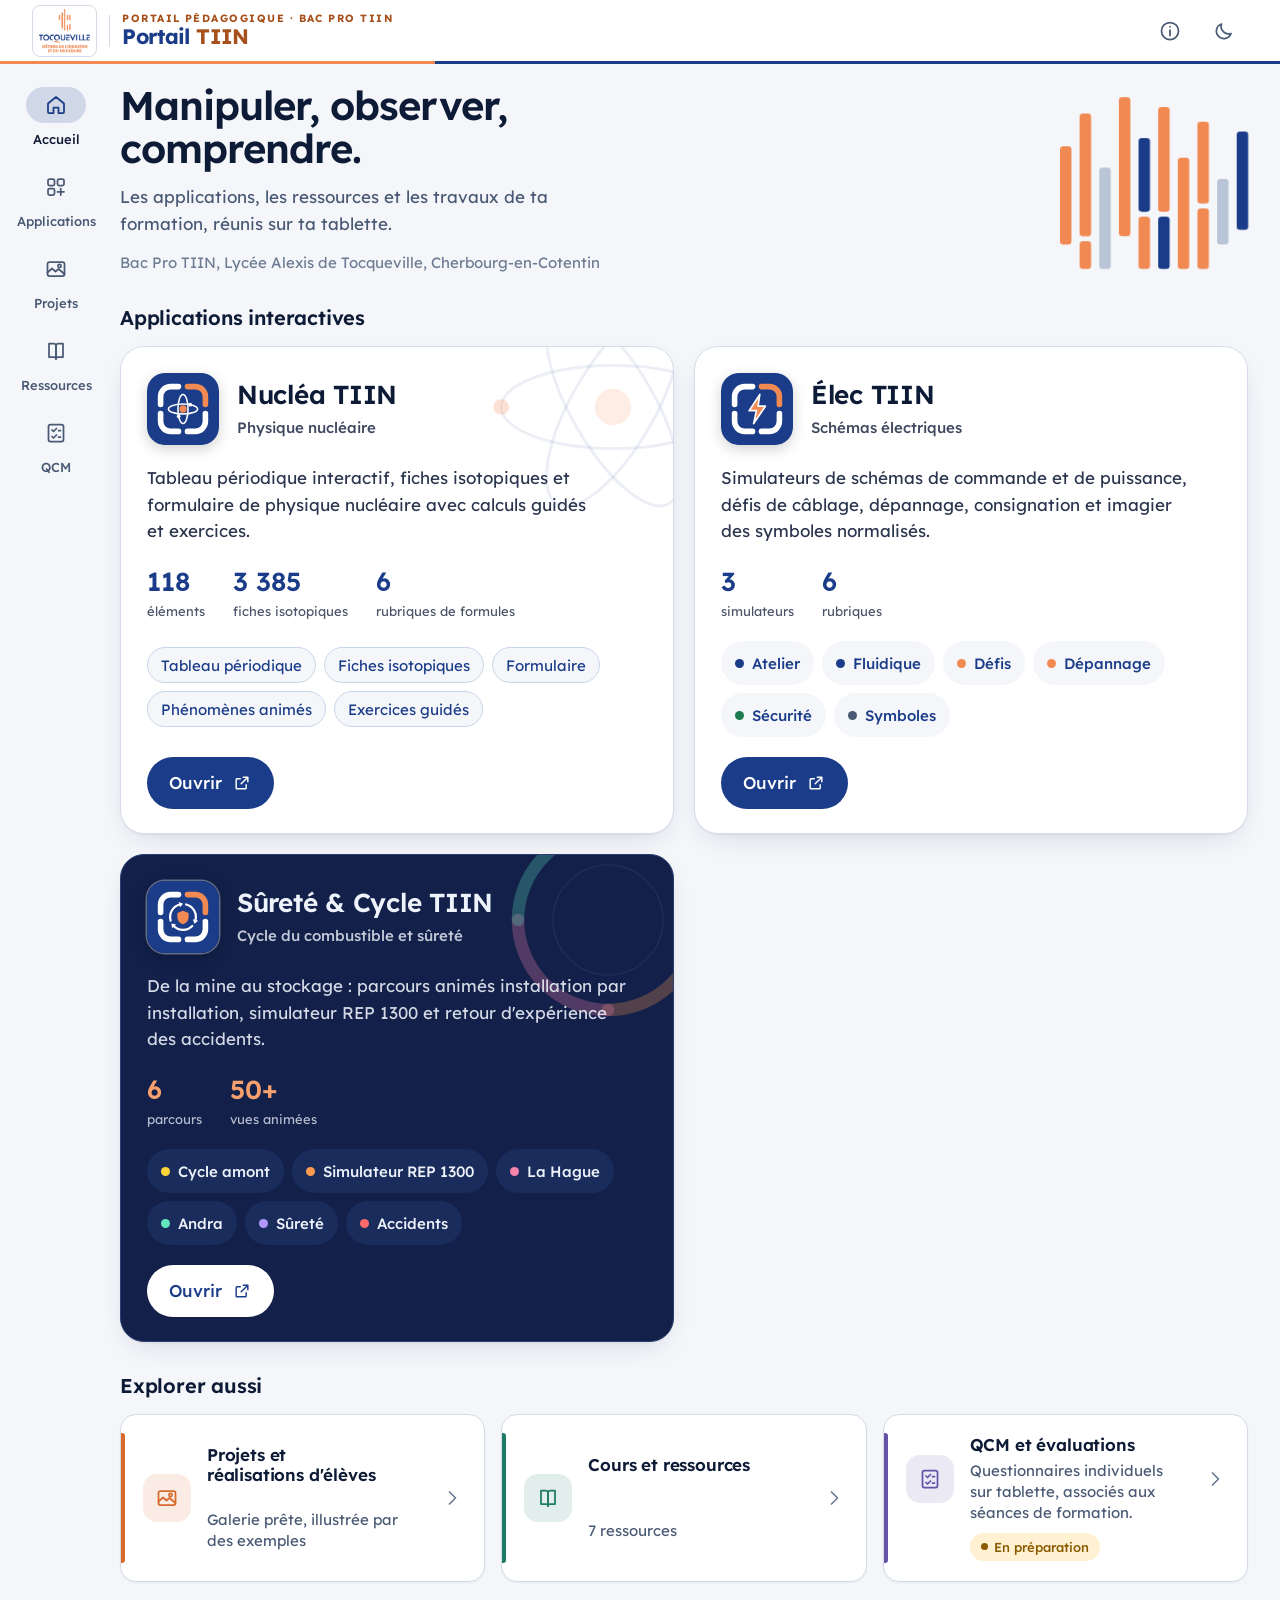
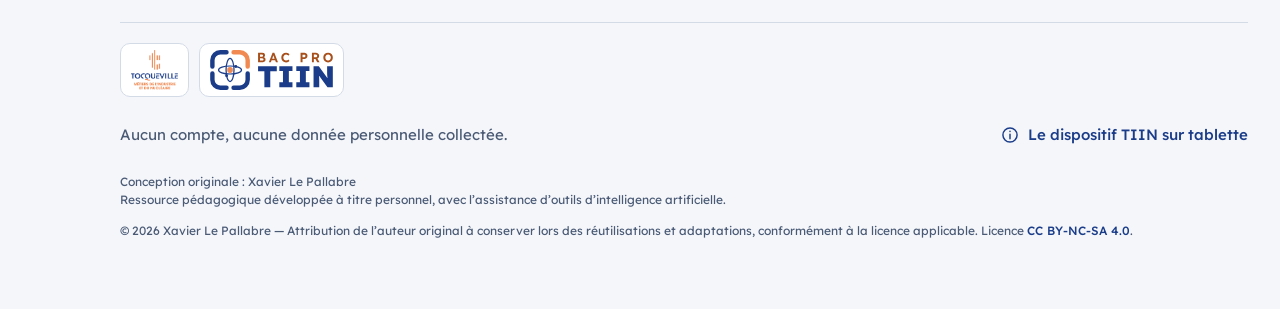
<file: index.html>
<!doctype html>
<html lang="fr">
<head>
<meta charset="utf-8">
<meta name="viewport" content="width=device-width,initial-scale=1,viewport-fit=cover">
<title>Portail TIIN</title>
<meta name="description" content="Portail pédagogique du Bac Pro TIIN — Lycée Alexis de Tocqueville, Cherbourg-en-Cotentin : applications interactives, projets d'élèves, ressources.">
<meta name="theme-color" content="#FFFFFF" media="(prefers-color-scheme: light)">
<meta name="theme-color" content="#12204A" media="(prefers-color-scheme: dark)">
<meta name="color-scheme" content="light dark">
<meta name="referrer" content="strict-origin-when-cross-origin">
<meta http-equiv="Content-Security-Policy" content="default-src 'self'; img-src 'self' data: https://xavierlepallabre-cmyk.github.io; style-src 'self' 'unsafe-inline'; script-src 'self'; font-src 'self'; connect-src 'self'; frame-src 'none'; object-src 'none'; base-uri 'self'; form-action 'none'">
<link rel="manifest" href="manifest.webmanifest">
<link rel="icon" href="icons/icon.svg" type="image/svg+xml">
<link rel="apple-touch-icon" href="icons/apple-touch-icon.png">
<link rel="preload" href="assets/fonts/lexend-400.ttf" as="font" type="font/ttf" crossorigin>
<link rel="stylesheet" href="assets/css/portail.css">
<script src="assets/js/theme.js"></script>
</head>
<body>
<a class="skip" href="#vue">Aller au contenu</a>

<svg class="sprite" aria-hidden="true" focusable="false">
  <symbol id="i-home" viewBox="0 0 24 24"><path d="M4 10.5 12 4l8 6.5V19a1 1 0 0 1-1 1h-4.5v-5.5h-5V20H5a1 1 0 0 1-1-1z"/></symbol>
  <symbol id="i-apps" viewBox="0 0 24 24"><rect x="4" y="4" width="6.5" height="6.5" rx="1.6"/><rect x="13.5" y="4" width="6.5" height="6.5" rx="1.6"/><rect x="4" y="13.5" width="6.5" height="6.5" rx="1.6"/><path d="M16.75 13.5v6.5M13.5 16.75H20"/></symbol>
  <symbol id="i-projets" viewBox="0 0 24 24"><rect x="3.5" y="5" width="17" height="14" rx="2"/><path d="m3.5 15.5 4.5-4 3.5 3 3-2.5 6 5"/><circle cx="15.5" cy="9" r="1.6"/></symbol>
  <symbol id="i-ressources" viewBox="0 0 24 24"><path d="M5 4.5h4.5a2.5 2.5 0 0 1 2.5 2.5v13a2 2 0 0 0-2-2H5z"/><path d="M19 4.5h-4.5A2.5 2.5 0 0 0 12 7v13a2 2 0 0 1 2-2h5z"/></symbol>
  <symbol id="i-qcm" viewBox="0 0 24 24"><rect x="4.5" y="3.5" width="15" height="17" rx="2"/><path d="m8 9 1.5 1.5L12.5 7.5M8 15.5l1.5 1.5 3-3M14.5 9.5H16.5M14.5 16H16.5"/></symbol>
  <symbol id="i-info" viewBox="0 0 24 24"><circle cx="12" cy="12" r="8.5"/><path d="M12 11v5.5M12 7.6v.2"/></symbol>
  <symbol id="i-back" viewBox="0 0 24 24"><path d="M14.5 6 8.5 12l6 6"/></symbol>
  <symbol id="i-chevron" viewBox="0 0 24 24"><path d="m9.5 6 6 6-6 6"/></symbol>
  <symbol id="i-open" viewBox="0 0 24 24"><path d="M13.5 5H19v5.5M19 5l-8 8M17 14v4a1 1 0 0 1-1 1H6a1 1 0 0 1-1-1V8a1 1 0 0 1 1-1h4"/></symbol>
  <symbol id="i-search" viewBox="0 0 24 24"><circle cx="11" cy="11" r="6"/><path d="m15.5 15.5 4 4"/></symbol>
  <symbol id="i-close" viewBox="0 0 24 24"><path d="m6.5 6.5 11 11M17.5 6.5l-11 11"/></symbol>
  <symbol id="i-file" viewBox="0 0 24 24"><path d="M7 3.5h7l4 4V19a1.5 1.5 0 0 1-1.5 1.5h-9.5A1.5 1.5 0 0 1 5.5 19V5A1.5 1.5 0 0 1 7 3.5z"/><path d="M13.5 3.5V8h4.5"/></symbol>
  <symbol id="i-slides" viewBox="0 0 24 24"><rect x="3.5" y="4.5" width="17" height="11.5" rx="1.5"/><path d="M12 16v3.5M8.5 19.5h7"/></symbol>
  <symbol id="i-image" viewBox="0 0 24 24"><rect x="4" y="4" width="16" height="16" rx="2"/><circle cx="9.5" cy="9.5" r="1.7"/><path d="m4.5 17 5-4.5 3.5 3 2-1.5 4.5 3.5"/></symbol>
  <symbol id="i-video" viewBox="0 0 24 24"><rect x="3.5" y="6" width="12.5" height="12" rx="2"/><path d="m16 10.5 4.5-2.5v8L16 13.5"/></symbol>
  <symbol id="i-link" viewBox="0 0 24 24"><path d="M10 14a4 4 0 0 0 5.7 0l3-3a4 4 0 0 0-5.7-5.7l-1 1"/><path d="M14 10a4 4 0 0 0-5.7 0l-3 3a4 4 0 0 0 5.7 5.7l1-1"/></symbol>
  <symbol id="i-play" viewBox="0 0 24 24"><circle cx="12" cy="12" r="8.5"/><path d="m10.2 8.6 5 3.4-5 3.4z"/></symbol>
  <symbol id="i-offline" viewBox="0 0 24 24"><path d="M4 9a12.5 12.5 0 0 1 4.5-2.6M12 6.2a12.6 12.6 0 0 1 8 2.8M7 12.5a7.6 7.6 0 0 1 3-1.5M14.3 11.2a7.5 7.5 0 0 1 2.7 1.3M10 16a3 3 0 0 1 4 0M4 4l16 16"/></symbol>
  <symbol id="i-sun" viewBox="0 0 24 24"><circle cx="12" cy="12" r="3.8"/><path d="M12 3v2M12 19v2M3 12h2M19 12h2M5.6 5.6 7 7M17 17l1.4 1.4M5.6 18.4 7 17M17 7l1.4-1.4"/></symbol>
  <symbol id="i-moon" viewBox="0 0 24 24"><path d="M19 14.5A7.5 7.5 0 0 1 9.5 5a7.5 7.5 0 1 0 9.5 9.5z"/></symbol>
  <symbol id="i-lock" viewBox="0 0 24 24"><rect x="5" y="10.5" width="14" height="10" rx="2"/><path d="M8.5 10.5V8a3.5 3.5 0 0 1 7 0v2.5"/></symbol>
  <symbol id="i-shield" viewBox="0 0 24 24"><path d="M12 3.5 19 6v5.5c0 4.2-2.9 7.6-7 9-4.1-1.4-7-4.8-7-9V6z"/><path d="m9 12 2 2 4-4"/></symbol>
  <symbol id="i-tablet" viewBox="0 0 24 24"><rect x="5" y="3" width="14" height="18" rx="2"/><path d="M11 17.5h2"/></symbol>
  <symbol id="i-server" viewBox="0 0 24 24"><rect x="4" y="4.5" width="16" height="6" rx="1.5"/><rect x="4" y="13.5" width="16" height="6" rx="1.5"/><path d="M7.5 7.5h.1M7.5 16.5h.1"/></symbol>
  <symbol id="i-chart" viewBox="0 0 24 24"><path d="M4.5 19.5h15M7.5 16V11M12 16V7M16.5 16v-3"/></symbol>
  <symbol id="i-filter" viewBox="0 0 24 24"><path d="M4.5 6h15M7.5 12h9M10.5 18h3"/></symbol>
</svg>

<div class="shell">
  <header class="topbar">
    <a class="brand" href="#/" aria-label="Portail TIIN, accueil">
      <span class="school-logo"><img src="assets/img/logo-tocqueville.png" alt="Lycée Tocqueville — Métiers de l’industrie et du nucléaire" width="541" height="465"></span>
      <span class="brand-sep" aria-hidden="true"></span>
      <span class="brand-text"><span class="eyebrow">Portail pédagogique · Bac Pro TIIN</span><strong>Portail <span>TIIN</span></strong></span>
    </a>
    <div class="topbar-actions">
      <span class="netstate" id="netstate" hidden><svg class="ic"><use href="#i-offline"/></svg><span>Hors connexion</span></span>
      <a class="iconbtn" href="#/dispositif" aria-label="Le dispositif TIIN sur tablette"><svg class="ic"><use href="#i-info"/></svg></a>
      <button class="iconbtn" type="button" id="themeBtn" aria-label="Changer de thème"><svg class="ic"><use href="#i-moon"/></svg></button>
    </div>
  </header>

  <nav class="mainnav" id="mainnav" aria-label="Navigation principale"></nav>

  <main id="vue" class="view" tabindex="-1" aria-live="polite">
    <div class="loading" role="status"><span class="loading-bars" aria-hidden="true"><i></i><i></i><i></i><i></i><i></i></span><span>Chargement du portail…</span></div>
  </main>
</div>

<dialog class="sheet" id="offlineDialog" aria-labelledby="offlineTitle">
  <h2 id="offlineTitle">Tu es hors connexion</h2>
  <p id="offlineText"></p>
  <div class="sheet-actions">
    <button type="button" class="btn btn-quiet" value="cancel" id="offlineCancel">Rester sur le portail</button>
    <a class="btn btn-primary" id="offlineGo" href="#">Essayer quand même</a>
  </div>
</dialog>

<noscript><p class="noscript">Le portail a besoin de JavaScript pour afficher le catalogue des ressources.</p></noscript>
<script src="assets/js/portail.js" defer></script>
</body>
</html>
</file>
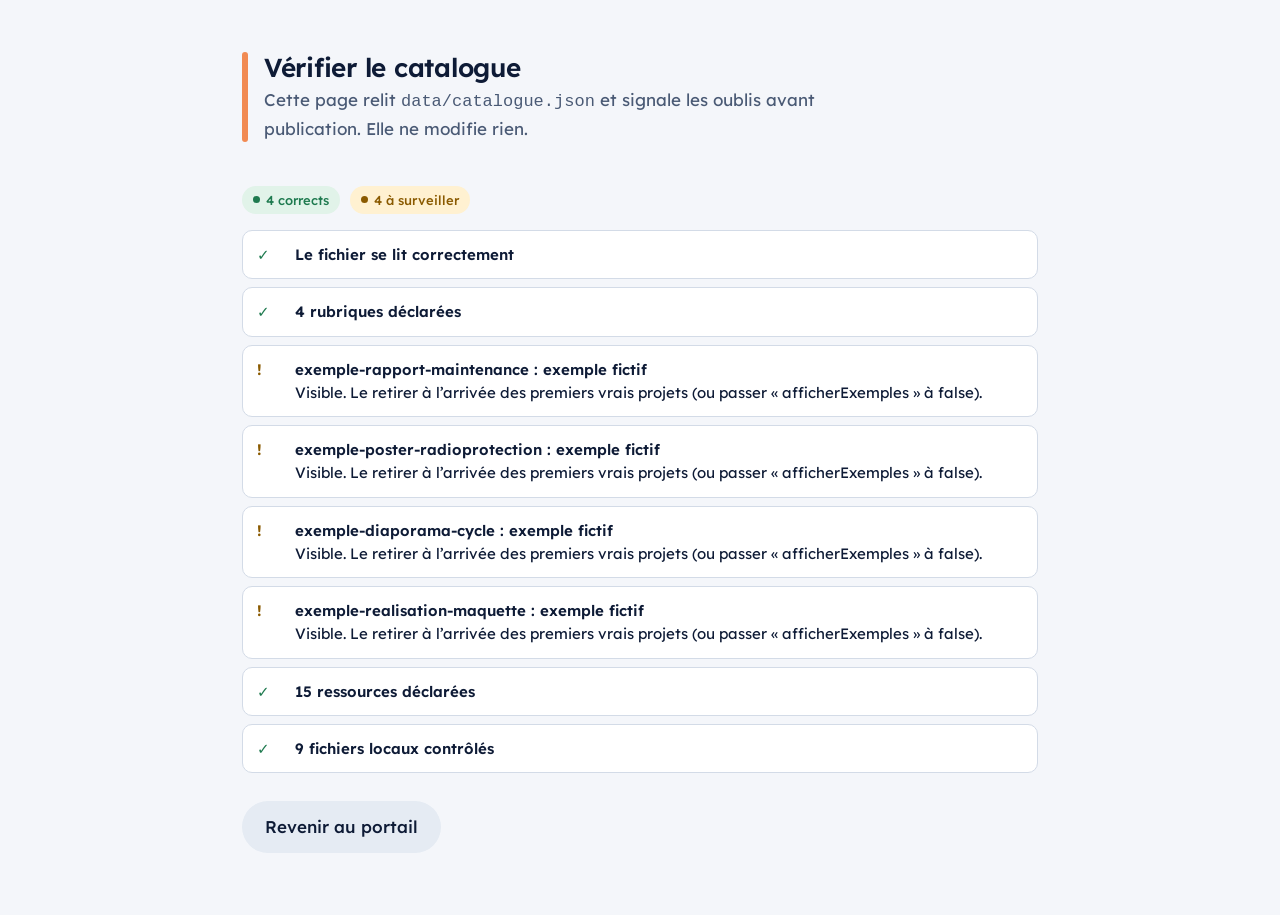
<file: verifier.html>
<!doctype html>
<html lang="fr">
<head>
<meta charset="utf-8">
<meta name="viewport" content="width=device-width,initial-scale=1">
<meta name="robots" content="noindex">
<title>Vérifier le catalogue — Portail TIIN</title>
<meta http-equiv="Content-Security-Policy" content="default-src 'self'; style-src 'self' 'unsafe-inline'; script-src 'self'; font-src 'self'; img-src 'self' data:; connect-src 'self'; object-src 'none'; base-uri 'self'">
<link rel="stylesheet" href="assets/css/portail.css">
<script src="assets/js/theme.js"></script>
<style>
  .wrap{max-width:860px;margin:0 auto;padding:32px var(--gutter) 64px}
  .checks{list-style:none;margin:16px 0 0;padding:0;display:grid;gap:8px}
  .checks li{display:grid;grid-template-columns:28px 1fr;gap:10px;padding:12px 14px;border-radius:var(--r-sm);background:var(--surface);border:1px solid var(--line);font-size:var(--t-sm)}
  .checks li b{font-weight:600}
  .k-ok::before{content:"✓";color:var(--ok);font-weight:700}
  .k-warn::before{content:"!";color:var(--wait);font-weight:700}
  .k-err::before{content:"✗";color:#C0392B;font-weight:700}
  .summary{display:flex;flex-wrap:wrap;gap:10px;margin-top:20px}
</style>
</head>
<body>
<div class="wrap">
  <header class="pagehead" style="--c:var(--orange)"><span class="rod" aria-hidden="true"></span>
    <h1>Vérifier le catalogue</h1>
    <p>Cette page relit <code>data/catalogue.json</code> et signale les oublis avant publication. Elle ne modifie rien.</p>
  </header>
  <div class="summary" id="summary" role="status">Vérification en cours…</div>
  <ul class="checks" id="checks"></ul>
  <p style="margin-top:28px"><a class="btn btn-quiet" href="./">Revenir au portail</a></p>
</div>
<script src="assets/js/verifier.js"></script>
</body>
</html>
</file>
<file: assets/css/portail.css>
/* ==========================================================================
   Portail TIIN — feuille de style
   Direction artistique « les barres Tocqueville »
   Les couleurs sont des jetons : on les modifie ici, nulle part ailleurs.
   ========================================================================== */

@font-face{font-family:"Lexend";font-weight:400;font-display:swap;src:url(../fonts/lexend-400.ttf) format("truetype")}
@font-face{font-family:"Lexend";font-weight:500;font-display:swap;src:url(../fonts/lexend-500.ttf) format("truetype")}
@font-face{font-family:"Lexend";font-weight:600;font-display:swap;src:url(../fonts/lexend-600.ttf) format("truetype")}
@font-face{font-family:"Lexend";font-weight:700;font-display:swap;src:url(../fonts/lexend-700.ttf) format("truetype")}

:root{
  color-scheme:light;
  /* Base */
  --bg:#F4F6FA;
  --surface:#FFFFFF;
  --surface-2:#E5EBF3;
  --line:#D3DBE7;
  --line-strong:#B9C5D6;
  --ink:#0E1B36;
  --muted:#4A5A75;
  --faint:#6D7B93;
  /* Identité Tocqueville */
  --brand:#1A3C89;
  --brand-ink:#1A3C89;
  --brand-hover:#24499E;
  --on-brand:#FFFFFF;
  --orange:#F18A52;
  --orange-ink:#A8501C;
  --orange-soft:#FDEBDF;
  /* Une couleur par rubrique, utilisée seulement pour les repères */
  --c-apps:#1A3C89;
  --c-projets:#D96A2E;
  --c-ressources:#1F7A63;
  --c-qcm:#6553A8;
  --c-neutre:#6D7B93;
  /* États */
  --ok:#1E7A4F; --ok-soft:#E1F3E9;
  --wait:#8A5A00; --wait-soft:#FFF1D1;
  --idea:#4A5A75; --idea-soft:#E8EDF4;
  /* Formes */
  --r-xs:6px; --r-sm:10px; --r-md:16px; --r-lg:24px; --r-pill:999px;
  --shadow-sm:0 1px 2px rgba(14,27,54,.06);
  --shadow:0 1px 2px rgba(14,27,54,.05),0 10px 30px -12px rgba(14,27,54,.18);
  --shadow-lift:0 2px 4px rgba(14,27,54,.06),0 18px 40px -16px rgba(14,27,54,.28);
  /* Typographie : échelle 13 / 15 / 17 / 20 / 26 / 36 */
  --font:"Lexend",system-ui,-apple-system,"Segoe UI",Roboto,sans-serif;
  --t-xs:.8125rem; --t-sm:.9375rem; --t-md:1.0625rem; --t-lg:1.25rem; --t-xl:1.625rem; --t-2xl:2.25rem;
  /* Mise en page */
  --gutter:clamp(16px,3vw,32px);
  --topbar-h:64px;
  --rail-w:112px;
  --tabbar-h:72px;
  --maxw:1240px;
  --ease:cubic-bezier(.2,.7,.2,1);
}

/* Mode sombre : automatique, ou forcé par le bouton */
@media (prefers-color-scheme:dark){
  :root:not([data-theme="light"]){
    color-scheme:dark;
    --bg:#0A1430; --surface:#12204A; --surface-2:#1A2C5C; --line:#2B3F72; --line-strong:#35508A;
    --ink:#EEF2FA; --muted:#A9B6D3; --faint:#8494B3;
    --brand:#3D67C9; --brand-ink:#9DB8F5; --brand-hover:#4E78DA;
    --orange:#F59C6B; --orange-ink:#F7AE85; --orange-soft:#3A2418;
    --c-apps:#8FADF2; --c-projets:#F29A66; --c-ressources:#5FC4A6; --c-qcm:#AE9CF0; --c-neutre:#8494B3;
    --ok:#6FD3A0; --ok-soft:#163A2B; --wait:#F2C46A; --wait-soft:#3A2E12; --idea:#A8B6D2; --idea-soft:#1D2A4C;
    --shadow-sm:0 1px 2px rgba(0,0,0,.3);
    --shadow:0 1px 2px rgba(0,0,0,.25),0 12px 32px -14px rgba(0,0,0,.6);
    --shadow-lift:0 2px 4px rgba(0,0,0,.3),0 20px 44px -16px rgba(0,0,0,.7);
  }
}
:root[data-theme="dark"]{
  color-scheme:dark;
  --bg:#0A1430; --surface:#12204A; --surface-2:#1A2C5C; --line:#2B3F72; --line-strong:#35508A;
  --ink:#EEF2FA; --muted:#A9B6D3; --faint:#8494B3;
  --brand:#3D67C9; --brand-ink:#9DB8F5; --brand-hover:#4E78DA;
  --orange:#F59C6B; --orange-ink:#F7AE85; --orange-soft:#3A2418;
  --c-apps:#8FADF2; --c-projets:#F29A66; --c-ressources:#5FC4A6; --c-qcm:#AE9CF0; --c-neutre:#8494B3;
  --ok:#6FD3A0; --ok-soft:#163A2B; --wait:#F2C46A; --wait-soft:#3A2E12; --idea:#A8B6D2; --idea-soft:#1D2A4C;
  --shadow-sm:0 1px 2px rgba(0,0,0,.3);
  --shadow:0 1px 2px rgba(0,0,0,.25),0 12px 32px -14px rgba(0,0,0,.6);
  --shadow-lift:0 2px 4px rgba(0,0,0,.3),0 20px 44px -16px rgba(0,0,0,.7);
}

/* ---------- Socle ---------- */
*,*::before,*::after{box-sizing:border-box}
html{-webkit-text-size-adjust:100%;text-size-adjust:100%;scroll-padding-top:calc(var(--topbar-h) + 16px)}
body{
  margin:0;background:var(--bg);color:var(--ink);
  font:400 var(--t-md)/1.55 var(--font);
  -webkit-font-smoothing:antialiased;
  -webkit-tap-highlight-color:transparent;
  overflow-x:hidden;
  overscroll-behavior-y:none;
}
h1,h2,h3,h4{margin:0;font-weight:600;line-height:1.2;letter-spacing:-.01em;text-wrap:balance}
p{margin:0;text-wrap:pretty}
a{color:var(--brand-ink)}
img,svg{display:block;max-width:100%}
button{font:inherit;color:inherit}
[hidden]{display:none!important}
.sprite{position:absolute;width:0;height:0;overflow:hidden}
.ic{width:24px;height:24px;flex:none;fill:none;stroke:currentColor;stroke-width:1.75;stroke-linecap:round;stroke-linejoin:round}
.ic-sm{width:20px;height:20px}
.visually-hidden{position:absolute!important;width:1px;height:1px;overflow:hidden;clip:rect(0 0 0 0);white-space:nowrap}
:focus-visible{outline:3px solid var(--orange);outline-offset:3px;border-radius:var(--r-xs)}
.skip{position:absolute;left:12px;top:-60px;z-index:100;background:var(--brand);color:var(--on-brand);padding:12px 16px;border-radius:var(--r-sm);text-decoration:none}
.skip:focus{top:12px}
.noscript{padding:24px;text-align:center}

/* ---------- Coquille : barre du haut + navigation ---------- */
.shell{min-height:100dvh}
.topbar{
  position:sticky;top:0;z-index:30;
  height:calc(var(--topbar-h) + env(safe-area-inset-top));
  padding:env(safe-area-inset-top) max(var(--gutter),env(safe-area-inset-right)) 0 max(var(--gutter),env(safe-area-inset-left));
  display:flex;align-items:center;justify-content:space-between;gap:16px;
  background:var(--surface);
  border-bottom:3px solid transparent;border-image:linear-gradient(90deg,var(--orange) 0 34%,#1A3C89 34% 100%) 1;
}
.brand{display:flex;align-items:center;gap:12px;text-decoration:none;color:var(--ink);min-height:48px;border-radius:var(--r-sm)}
.school-logo{display:block;background:#fff;border-radius:8px;padding:3px 6px;flex-shrink:0;border:1px solid var(--line);line-height:0}
.school-logo img{height:44px;width:auto;display:block}
.brand-sep{width:1px;height:32px;background:var(--line)}
.brand-text{display:flex;flex-direction:column;line-height:1.12;min-width:0}
.brand-text .eyebrow{font-size:10.5px;font-weight:700;letter-spacing:.14em;text-transform:uppercase;color:var(--orange-ink);white-space:nowrap;overflow:hidden;text-overflow:ellipsis}
.brand-text strong{font-size:21px;font-weight:700;letter-spacing:-.03em;color:var(--brand-ink);white-space:nowrap}
.brand-text strong span{color:var(--orange-ink)}
@media (max-width:420px){.brand-sep{display:none}.school-logo img{height:38px}.brand-text strong{font-size:18px}.brand-text .eyebrow{font-size:8.5px;letter-spacing:.06em}}
.topbar-actions{display:flex;align-items:center;gap:6px}
.iconbtn{
  width:48px;height:48px;border-radius:var(--r-pill);border:0;background:transparent;color:var(--muted);
  display:grid;place-items:center;cursor:pointer;text-decoration:none;transition:background-color .15s,color .15s;
}
.iconbtn:hover{background:var(--surface-2);color:var(--ink)}
.iconbtn:active{transform:scale(.94)}
.iconbtn[aria-current="page"]{color:var(--brand-ink);background:var(--surface-2)}
.netstate{display:inline-flex;align-items:center;gap:6px;padding:6px 12px 6px 10px;border-radius:var(--r-pill);background:var(--wait-soft);color:var(--wait);font-size:var(--t-xs);font-weight:500}
.netstate .ic{width:18px;height:18px}

/* Navigation : barre d'onglets en bas (portrait, téléphone), rail à gauche (paysage) */
.mainnav{
  position:fixed;z-index:40;left:0;right:0;bottom:0;
  height:calc(var(--tabbar-h) + env(safe-area-inset-bottom));
  padding:6px max(8px,env(safe-area-inset-left)) env(safe-area-inset-bottom) max(8px,env(safe-area-inset-right));
  display:flex;justify-content:space-around;gap:4px;
  background:color-mix(in srgb,var(--surface) 92%,transparent);
  backdrop-filter:saturate(1.4) blur(14px);-webkit-backdrop-filter:saturate(1.4) blur(14px);
  border-top:1px solid var(--line);
}
.navlink{
  --c:var(--c-neutre);
  flex:1 1 0;max-width:140px;min-height:56px;
  display:flex;flex-direction:column;align-items:center;justify-content:center;gap:3px;
  border-radius:var(--r-md);text-decoration:none;color:var(--muted);
  font-size:var(--t-xs);font-weight:500;position:relative;transition:color .15s,background-color .15s;
}
.navlink .navicon{width:52px;height:30px;border-radius:var(--r-pill);display:grid;place-items:center;transition:background-color .2s var(--ease)}
.navlink:active .navicon{transform:scale(.92)}
.navlink[aria-current="page"]{color:var(--ink)}
.navlink[aria-current="page"] .navicon{background:color-mix(in srgb,var(--c) 16%,transparent);color:var(--c)}
.navlink .badge-dot{position:absolute;top:8px;right:calc(50% - 26px);width:8px;height:8px;border-radius:50%;background:var(--wait);display:none}

.view{
  min-height:calc(100dvh - var(--topbar-h));
  padding:8px max(var(--gutter),env(safe-area-inset-right)) calc(var(--tabbar-h) + 40px + env(safe-area-inset-bottom)) max(var(--gutter),env(safe-area-inset-left));
  outline:none;
}
.view > *{max-width:var(--maxw);margin-inline:auto}

@media (min-width:1000px) and (orientation:landscape), (min-width:1200px){
  .mainnav{
    top:calc(var(--topbar-h) + env(safe-area-inset-top));right:auto;bottom:0;width:calc(var(--rail-w) + env(safe-area-inset-left));height:auto;
    flex-direction:column;justify-content:flex-start;gap:6px;padding:16px 10px 16px max(10px,env(safe-area-inset-left));
    background:transparent;backdrop-filter:none;-webkit-backdrop-filter:none;border-top:0;
  }
  .navlink{flex:0 0 auto;max-width:none;min-height:76px;gap:6px}
  .navlink .navicon{width:60px;height:36px}
  .view{
    padding-left:calc(var(--rail-w) + env(safe-area-inset-left) + 8px);
    padding-bottom:56px;
  }
}

/* ---------- Transitions de vue ---------- */
.view.is-entering > *{animation:enter .28s var(--ease) both}
@keyframes enter{from{opacity:0;transform:translateY(8px)}to{opacity:1;transform:none}}
@media (prefers-reduced-motion:reduce){
  *,*::before,*::after{animation-duration:.01ms!important;animation-iteration-count:1!important;transition-duration:.01ms!important;scroll-behavior:auto!important}
}

/* ---------- Chargement ---------- */
.loading{display:flex;flex-direction:column;align-items:center;justify-content:center;gap:16px;min-height:50vh;color:var(--muted);font-size:var(--t-sm)}
.loading-bars{display:flex;align-items:flex-end;gap:5px;height:32px}
.loading-bars i{width:5px;border-radius:2px;background:var(--orange);animation:pulse 1s var(--ease) infinite alternate}
.loading-bars i:nth-child(1){height:40%}.loading-bars i:nth-child(2){height:80%;animation-delay:.1s}
.loading-bars i:nth-child(3){height:60%;animation-delay:.2s;background:var(--brand)}.loading-bars i:nth-child(4){height:100%;animation-delay:.3s}
.loading-bars i:nth-child(5){height:50%;animation-delay:.4s}
@keyframes pulse{to{transform:scaleY(.45);opacity:.6}}

/* ---------- Composants communs ---------- */
.btn{
  display:inline-flex;align-items:center;justify-content:center;gap:10px;
  min-height:52px;padding:0 22px;border-radius:var(--r-pill);border:1px solid transparent;
  font-size:var(--t-md);font-weight:500;text-decoration:none;cursor:pointer;
  transition:background-color .15s,border-color .15s,transform .1s;
}
.btn:active{transform:scale(.97)}
.btn-primary{background:var(--brand);color:var(--on-brand)}
.btn-primary:hover{background:var(--brand-hover)}
.btn-quiet{background:var(--surface-2);color:var(--ink)}
.btn-quiet:hover{border-color:var(--line-strong)}
.btn .ic{width:22px;height:22px}

.status{display:inline-flex;align-items:center;gap:6px;padding:4px 11px;border-radius:var(--r-pill);font-size:var(--t-xs);font-weight:500;white-space:nowrap}
.status::before{content:"";width:7px;height:7px;border-radius:50%;background:currentColor}
.status-ok{background:var(--ok-soft);color:var(--ok)}
.status-wait{background:var(--wait-soft);color:var(--wait)}
.status-idea{background:var(--idea-soft);color:var(--idea)}
.tag-example{display:inline-flex;align-items:center;padding:3px 10px;border-radius:var(--r-xs);border:1.5px dashed var(--orange-ink);color:var(--orange-ink);font-size:var(--t-xs);font-weight:600;background:var(--surface)}

/* En-tête de rubrique : la barre colorée est le repère de la rubrique */
.pagehead{display:grid;grid-template-columns:auto 1fr;gap:4px 16px;align-items:start;padding:20px 0 24px}
.pagehead .rod{grid-row:span 2;width:6px;height:100%;min-height:56px;border-radius:3px;background:var(--c,var(--brand))}
.pagehead h1{font-size:var(--t-xl);font-weight:600}
.pagehead p{color:var(--muted);max-width:62ch}
.backlink{display:inline-flex;align-items:center;gap:4px;min-height:48px;padding:0 14px 0 6px;margin:8px 0 0 -6px;border-radius:var(--r-pill);color:var(--muted);text-decoration:none;font-size:var(--t-sm);font-weight:500}
.backlink:hover{background:var(--surface-2);color:var(--ink)}

.section{margin-top:32px}
.section-head{display:flex;align-items:baseline;justify-content:space-between;gap:16px;margin-bottom:16px}
.section-head h2{font-size:var(--t-lg)}
.section-head a{font-size:var(--t-sm);font-weight:500;text-decoration:none;min-height:44px;display:inline-flex;align-items:center;padding:0 4px}

.empty{
  border:1.5px dashed var(--line-strong);border-radius:var(--r-md);padding:28px;color:var(--muted);
  display:grid;gap:8px;justify-items:start;background:color-mix(in srgb,var(--surface) 50%,transparent)
}
.empty strong{color:var(--ink);font-weight:600}

/* ==========================================================================
   Accueil
   ========================================================================== */
.hero{
  display:grid;grid-template-columns:minmax(0,1fr) auto;align-items:center;gap:32px;
  padding:12px 0 0;
}
.hero h1{font-size:clamp(1.875rem,1.3rem + 1.8vw,2.5rem);font-weight:600;letter-spacing:-.025em;line-height:1.08;max-width:16ch}
.hero .lead{margin-top:14px;font-size:var(--t-md);color:var(--muted);max-width:52ch}
.hero .where{margin-top:14px;color:var(--faint);font-size:var(--t-sm)}
.assembly{width:auto;height:clamp(130px,20vh,190px);overflow:visible}
.assembly rect{transform-box:fill-box;transform-origin:50% 100%}
.assembly .o{fill:var(--orange)}
.assembly .b{fill:var(--brand)}
.assembly .g{fill:var(--line-strong)}
.assembly.play rect{animation:rise .9s var(--ease) both}
@keyframes rise{from{transform:scaleY(0);opacity:0}60%{opacity:1}to{transform:scaleY(1);opacity:1}}

/* Cartes d'applications : chacune garde l'identité de son application */
.apps{display:grid;grid-template-columns:repeat(auto-fit,minmax(min(100%,460px),1fr));gap:20px}
.appcard{
  position:relative;border-radius:var(--r-lg);overflow:hidden;
  display:flex;flex-direction:column;min-height:280px;
  box-shadow:var(--shadow);isolation:isolate;
  transition:transform .2s var(--ease),box-shadow .2s var(--ease);
}
.appcard:has(.appcard-main:active){transform:scale(.99)}
.appcard-main{
  flex:1;display:grid;grid-template-columns:auto 1fr;gap:6px 18px;align-content:start;
  padding:26px 26px 18px;text-decoration:none;color:inherit;border-radius:var(--r-lg);
}
.appcard-main::after{content:"";position:absolute;inset:0;z-index:0}
.appcard-icon{grid-row:span 2;width:72px;height:72px;border-radius:18px;box-shadow:0 4px 14px rgba(0,0,0,.18)}
.appcard h3{font-size:var(--t-xl);font-weight:600;align-self:end}
.appcard .sub{font-size:var(--t-sm);font-weight:500;opacity:.8}
.appcard .desc{grid-column:1/-1;margin-top:14px;max-width:48ch;opacity:.88}
.appcard .figures{grid-column:1/-1;display:flex;flex-wrap:wrap;gap:8px 28px;margin:18px 0 0;padding:0;list-style:none}
.appcard .figures b{display:block;font-size:var(--t-xl);font-weight:600;line-height:1.1;font-variant-numeric:tabular-nums}
.appcard .figures span{font-size:var(--t-xs);opacity:.75}
.appcard .contents{grid-column:1/-1;display:flex;flex-wrap:wrap;gap:8px;margin:18px 0 0;padding:0;list-style:none}
.appcard .contents li{display:inline-flex;align-items:center;min-height:36px;padding:0 13px;border-radius:var(--r-pill);font-size:var(--t-sm);border:1px solid currentColor;opacity:.75}
.appcard.is-nuclea .contents li{color:#1A3C89;border-color:#C9D5EA;opacity:1;background:#F4F6FA}
.appcard-foot{margin-top:auto;position:relative;z-index:1;display:flex;flex-wrap:wrap;align-items:center;gap:10px;padding:0 26px 24px;pointer-events:none}
.appcard-foot > *{pointer-events:auto}
.appcard .open{
  display:inline-flex;align-items:center;gap:10px;min-height:52px;padding:0 22px;border-radius:var(--r-pill);
  font-weight:500;text-decoration:none;pointer-events:none;
}
.shortcuts{display:flex;flex-wrap:wrap;gap:8px;margin:0;padding:0 26px 20px;list-style:none;position:relative;z-index:1}
.shortcuts a{
  display:inline-flex;align-items:center;gap:8px;min-height:44px;padding:0 14px;border-radius:var(--r-pill);
  font-size:var(--t-sm);font-weight:500;text-decoration:none;transition:background-color .15s;
}
.shortcuts a::before{content:"";width:9px;height:9px;border-radius:50%;background:var(--dot)}

/* Apparence Nucléa : clair, bleu Tocqueville, orange */
.appcard.is-nuclea{background:#FFFFFF;color:#0E1B36;border:1px solid #D5DDEA}
.appcard.is-nuclea::before{
  content:"";position:absolute;right:-70px;top:-70px;width:260px;height:260px;z-index:-1;opacity:.7;
  background:url(../img/apps/orbites.svg) center/contain no-repeat;
}
.appcard.is-nuclea .open{background:#1A3C89;color:#fff}
.appcard.is-nuclea .figures b{color:#1A3C89}
.appcard.is-nuclea:hover .open{background:#24499E}
/* Apparence Sûreté & Cycle : bleu nuit de la charte, code couleur du cycle sur les raccourcis */
.appcard.is-surete{background:#12204A;color:#EEF2FA;border:1px solid #2B3F72}
.appcard.is-surete::before{
  content:"";position:absolute;right:-60px;top:-60px;width:250px;height:250px;z-index:-1;opacity:.85;
  background:url(../img/apps/cycle.svg) center/contain no-repeat;
}
.appcard.is-surete .open{background:#FFFFFF;color:#1A3C89}
.appcard.is-surete .figures b{color:#F6A06E}
.appcard.is-surete .shortcuts a{background:#1A2C5C;color:#EEF2FA}
.appcard.is-surete .shortcuts a:hover{background:#24396F}
/* Apparence Élec : comme Nucléa, sans décor */
.appcard.is-elec{background:#FFFFFF;color:#0E1B36;border:1px solid #D5DDEA}
.appcard.is-elec .open{background:#1A3C89;color:#fff}
.appcard.is-elec:hover .open{background:#24499E}
.appcard.is-elec .figures b{color:#1A3C89}
.appcard.is-elec .contents li{color:#1A3C89;border-color:#C9D5EA;opacity:1;background:#F4F6FA}
.appcard.is-elec .shortcuts a{background:#F4F6FA;color:#1A3C89}
.appcard.is-elec .shortcuts a:hover{background:#E5EBF3}
/* Apparence générique pour les futures applications */
.appcard.is-defaut{background:var(--surface);color:var(--ink);border:1px solid var(--line)}
.appcard.is-defaut .open{background:var(--brand);color:var(--on-brand)}
.appcard.is-defaut .shortcuts a{background:var(--surface-2)}
@media (hover:hover){.appcard:hover{transform:translateY(-2px);box-shadow:var(--shadow-lift)}}

/* Tuiles des autres rubriques */
.tiles{display:grid;grid-template-columns:repeat(auto-fit,minmax(min(100%,300px),1fr));gap:16px}
.tile{
  --c:var(--c-neutre);
  position:relative;display:grid;grid-template-columns:auto 1fr auto;align-items:center;gap:4px 16px;
  min-height:112px;padding:20px 20px 20px 22px;border-radius:var(--r-md);
  background:var(--surface);border:1px solid var(--line);color:var(--ink);text-decoration:none;
  box-shadow:var(--shadow-sm);overflow:hidden;transition:border-color .15s,transform .1s;
}
.tile::before{content:"";position:absolute;left:0;top:18px;bottom:18px;width:4px;border-radius:0 3px 3px 0;background:var(--c)}
.tile:active{transform:scale(.985)}
@media (hover:hover){.tile:hover{border-color:var(--line-strong)}}
.tile .tile-ic{grid-row:span 2;width:48px;height:48px;border-radius:14px;display:grid;place-items:center;background:color-mix(in srgb,var(--c) 13%,transparent);color:var(--c)}
.tile h3{font-size:var(--t-md);font-weight:600}
.tile p{grid-column:2;font-size:var(--t-sm);color:var(--muted);line-height:1.4}
.tile .tile-end{grid-row:1/span 2;grid-column:3;color:var(--faint)}
.tile .status{grid-column:2;justify-self:start;margin-top:6px}

.homefoot{margin-top:40px;display:flex;flex-wrap:wrap;align-items:center;justify-content:space-between;gap:16px;padding-top:20px;border-top:1px solid var(--line);color:var(--muted);font-size:var(--t-sm)}
/* Logos du lycée et du Bac Pro TIIN, même bloc dans toutes les applications TIIN */
.tiin-logos{flex-basis:100%;display:flex;gap:10px;flex-wrap:wrap}
.tiin-logos .logo-plate{display:inline-grid;place-items:center;background:#fff;border:1px solid var(--line);border-radius:10px;padding:6px 10px;line-height:0}
.tiin-logos img{height:40px;width:auto;display:block}
.homefoot .credit{flex-basis:100%;margin:0;line-height:1.5;font-size:12px}
.homefoot a{font-weight:500;text-decoration:none;min-height:44px;display:inline-flex;align-items:center;gap:8px}

/* ==========================================================================
   Filtres
   ========================================================================== */
.toolbar{display:flex;flex-direction:column;gap:12px;margin-bottom:20px}
.searchbox{position:relative;max-width:520px}
.searchbox .ic{position:absolute;left:16px;top:50%;translate:0 -50%;color:var(--faint);pointer-events:none}
.searchbox input{
  width:100%;min-height:52px;padding:0 48px 0 50px;border-radius:var(--r-pill);border:1px solid var(--line);
  background:var(--surface);color:var(--ink);font:inherit;font-size:var(--t-md);
}
.searchbox input::placeholder{color:var(--faint)}
.searchbox input:focus-visible{outline:3px solid var(--orange);outline-offset:1px}
.searchbox .clear{position:absolute;right:4px;top:50%;translate:0 -50%;width:44px;height:44px;border:0;border-radius:50%;background:transparent;color:var(--muted);display:grid;place-items:center;cursor:pointer}
.chiprow{display:flex;align-items:center;gap:8px;overflow-x:auto;scrollbar-width:none;padding:3px 0;overscroll-behavior-x:contain;-webkit-overflow-scrolling:touch}
.chiprow::-webkit-scrollbar{display:none}
.chiprow-label{flex:none;font-size:var(--t-xs);color:var(--muted);font-weight:500;min-width:88px}
.chip{
  flex:none;min-height:44px;padding:0 16px;border-radius:var(--r-pill);border:1px solid var(--line);
  background:var(--surface);color:var(--ink);font-size:var(--t-sm);font-weight:500;cursor:pointer;
  transition:background-color .15s,border-color .15s,color .15s;
}
.chip[aria-pressed="true"]{background:var(--ink);border-color:var(--ink);color:var(--bg)}
.resultcount{font-size:var(--t-sm);color:var(--muted);margin-bottom:14px}

/* ==========================================================================
   Galerie des projets
   ========================================================================== */
.notice{display:flex;gap:14px;align-items:flex-start;padding:16px 18px;border-radius:var(--r-md);background:var(--orange-soft);color:var(--ink);font-size:var(--t-sm);margin-bottom:20px}
.notice .ic{color:var(--orange-ink);margin-top:1px}
.notice.is-neutral{background:var(--surface-2)}
.notice.is-neutral .ic{color:var(--muted)}
.gallery{display:grid;grid-template-columns:repeat(auto-fill,minmax(min(100%,260px),1fr));gap:20px}
.pcard{
  display:flex;flex-direction:column;border-radius:var(--r-md);overflow:hidden;background:var(--surface);
  border:1px solid var(--line);text-decoration:none;color:var(--ink);box-shadow:var(--shadow-sm);
  transition:transform .15s var(--ease),box-shadow .15s;
}
.pcard:active{transform:scale(.985)}
@media (hover:hover){.pcard:hover{box-shadow:var(--shadow)}}
.pcard-media{position:relative;aspect-ratio:4/3;background:var(--surface-2)}
.pcard-media img{width:100%;height:100%;object-fit:cover}
.pcard-media .tag-example{position:absolute;left:12px;top:12px}
.pcard-body{padding:16px 18px 18px;display:grid;gap:8px}
.pcard-meta{display:flex;flex-wrap:wrap;gap:6px 12px;font-size:var(--t-xs);color:var(--muted);font-weight:500}
.pcard-meta .type{color:var(--c-projets)}
.pcard h3{font-size:var(--t-md);font-weight:600;line-height:1.3}

/* Fiche projet */
.detail{display:grid;grid-template-columns:minmax(0,1.15fr) minmax(0,1fr);gap:32px;align-items:start;margin-top:8px}
.detail-media{border-radius:var(--r-lg);overflow:hidden;background:var(--surface-2);border:1px solid var(--line);position:relative}
.detail-media img{width:100%;height:auto}
.detail-media .tag-example{position:absolute;left:16px;top:16px}
.detail h1{font-size:var(--t-xl);line-height:1.2}
.detail .desc{margin-top:14px;color:var(--muted)}
.facts{display:grid;grid-template-columns:auto 1fr;gap:10px 20px;margin:22px 0 0;font-size:var(--t-sm)}
.facts dt{color:var(--muted)}
.facts dd{margin:0;font-weight:500}
.docs{list-style:none;margin:12px 0 0;padding:0;display:grid;gap:10px}
.doc{
  display:grid;grid-template-columns:auto 1fr auto;align-items:center;gap:14px;min-height:64px;
  padding:10px 16px;border-radius:var(--r-sm);background:var(--surface);border:1px solid var(--line);
  color:var(--ink);text-decoration:none;
}
.doc .doc-ic{width:42px;height:42px;border-radius:12px;display:grid;place-items:center;background:var(--surface-2);color:var(--brand-ink)}
.doc small{display:block;color:var(--muted);font-size:var(--t-xs)}
.doc .ic-end{color:var(--faint)}
.rights{display:flex;gap:10px;align-items:flex-start;margin-top:24px;padding-top:16px;border-top:1px solid var(--line);font-size:var(--t-xs);color:var(--muted)}
.rights .ic{width:20px;height:20px;color:var(--ok)}

/* ==========================================================================
   Bibliothèque de ressources
   ========================================================================== */
.library{display:grid;gap:28px}
.group h2{font-size:var(--t-md);font-weight:600;color:var(--muted);margin-bottom:10px}
.rows{list-style:none;margin:0;padding:0;border-radius:var(--r-md);background:var(--surface);border:1px solid var(--line);overflow:hidden}
.rows li + li{border-top:1px solid var(--line)}
.row{
  display:grid;grid-template-columns:auto 1fr auto;align-items:center;gap:6px 16px;min-height:76px;padding:14px 18px;
  color:var(--ink);text-decoration:none;transition:background-color .12s;
}
.row:active{background:var(--surface-2)}
@media (hover:hover){.row:hover{background:color-mix(in srgb,var(--surface-2) 60%,var(--surface))}}
.row .row-ic{grid-row:span 2;width:44px;height:44px;border-radius:12px;display:grid;place-items:center;background:color-mix(in srgb,var(--c-ressources) 12%,transparent);color:var(--c-ressources)}
.row h3{font-size:var(--t-md);font-weight:500}
.row p{grid-column:2;font-size:var(--t-sm);color:var(--muted);line-height:1.4}
.row .row-end{grid-row:1/span 2;grid-column:3;display:flex;align-items:center;gap:10px;color:var(--faint)}
.row .fmt{font-size:var(--t-xs);font-weight:500;color:var(--muted);padding:3px 10px;border-radius:var(--r-pill);background:var(--surface-2)}

/* ==========================================================================
   Emplacement (QCM) et page « dispositif »
   ========================================================================== */
.placeholder{display:grid;grid-template-columns:minmax(0,1.1fr) minmax(0,1fr);gap:28px;align-items:start}
.panel{background:var(--surface);border:1px solid var(--line);border-radius:var(--r-lg);padding:26px}
.panel h2{font-size:var(--t-lg);margin-bottom:8px}
.panel > p{color:var(--muted)}
.steps{list-style:none;margin:22px 0 0;padding:0;display:grid;gap:4px;counter-reset:s}
.steps li{display:grid;grid-template-columns:44px 1fr;gap:14px;align-items:start;padding:10px 0;counter-increment:s}
.steps li::before{
  content:counter(s);width:36px;height:36px;border-radius:50%;display:grid;place-items:center;
  background:color-mix(in srgb,var(--c-qcm) 14%,transparent);color:var(--c-qcm);font-weight:600;font-size:var(--t-sm)
}
.steps b{display:block;font-weight:600}
.steps span{color:var(--muted);font-size:var(--t-sm)}
.flow{display:grid;gap:10px;margin-top:6px}
.flow .node{display:flex;align-items:center;gap:14px;padding:14px 16px;border-radius:var(--r-sm);border:1.5px dashed var(--line-strong);color:var(--muted);font-size:var(--t-sm)}
.flow .node b{display:block;color:var(--ink);font-weight:600;font-size:var(--t-md)}
.flow .node .ic{color:var(--c-qcm)}
.flow .link{justify-self:center;width:2px;height:16px;background:var(--line-strong);border-radius:1px}
.flow .node.is-protected{border-style:solid;border-color:color-mix(in srgb,var(--c-qcm) 45%,var(--line))}
.lockline{display:flex;align-items:center;gap:8px;margin-top:16px;font-size:var(--t-xs);color:var(--muted)}
.lockline .ic{width:18px;height:18px}

.roadmap{display:grid;grid-template-columns:repeat(auto-fit,minmax(min(100%,280px),1fr));gap:20px}
.roadmap h2{display:flex;align-items:center;gap:10px;font-size:var(--t-md);margin-bottom:12px}
.roadmap ul{list-style:none;margin:0;padding:0;display:grid;gap:10px}
.roadmap li{padding:14px 16px;border-radius:var(--r-sm);background:var(--surface);border:1px solid var(--line);font-size:var(--t-sm);line-height:1.45}
.roadmap .col-wait li{border-style:dashed}
.roadmap .col-idea li{border-style:dashed;color:var(--muted)}
.principles{display:grid;grid-template-columns:repeat(auto-fit,minmax(min(100%,240px),1fr));gap:16px;list-style:none;margin:0;padding:0}
.principles li{display:grid;grid-template-columns:auto 1fr;gap:4px 14px;padding:18px;border-radius:var(--r-md);background:var(--surface);border:1px solid var(--line)}
.principles .ic{grid-row:span 2;color:var(--brand-ink)}
.principles b{font-weight:600}
.principles span{font-size:var(--t-sm);color:var(--muted)}

/* ---------- Feuille hors connexion ---------- */
.sheet{
  width:min(520px,calc(100vw - 32px));border:0;border-radius:var(--r-lg);padding:28px;
  background:var(--surface);color:var(--ink);box-shadow:var(--shadow-lift);
}
.sheet::backdrop{background:rgba(10,18,38,.5)}
.sheet h2{font-size:var(--t-lg);margin-bottom:10px}
.sheet p{color:var(--muted)}
.sheet-actions{display:flex;flex-wrap:wrap;justify-content:flex-end;gap:10px;margin-top:24px}
.sheet[open]{animation:enter .22s var(--ease) both}

/* ---------- Erreur de catalogue ---------- */
.fault{max-width:680px!important;margin-top:40px!important}
.fault pre{white-space:pre-wrap;background:var(--surface-2);padding:14px;border-radius:var(--r-sm);font-size:var(--t-xs);overflow:auto}

/* ---------- Ajustements responsives ---------- */
@media (max-width:820px){
  .placeholder,.detail{grid-template-columns:1fr}
}
@media (max-width:640px){
  :root{--topbar-h:58px}
  .hero{grid-template-columns:1fr;gap:8px;padding-top:12px}
  .hero .art{order:-1}
  .assembly{height:110px}
  .appcard-main{padding:22px 20px 14px}
  .appcard-icon{width:60px;height:60px;border-radius:15px}
  .appcard-foot,.shortcuts{padding-left:20px;padding-right:20px}
  .brand-text .eyebrow{display:block}
  .chiprow-label{min-width:0}
  .row .fmt{display:none}
  .row{padding:14px 14px}
}
@media (max-width:380px){
  .navlink{font-size:.75rem}
  .navlink .navicon{width:44px}
}

/* ---------- Bandeau de mise à jour ---------- */
.updatebar{
  position:fixed;z-index:60;left:50%;translate:-50% 0;
  bottom:calc(var(--tabbar-h) + 16px + env(safe-area-inset-bottom));
  width:min(480px,calc(100vw - 32px));display:flex;align-items:center;justify-content:space-between;gap:16px;
  padding:12px 12px 12px 20px;border-radius:var(--r-md);background:var(--ink);color:var(--bg);box-shadow:var(--shadow-lift);
  font-size:var(--t-sm);animation:enter .25s var(--ease) both;
}
.updatebar .sheet-actions{margin:0}
.updatebar .btn{min-height:44px;background:var(--orange);color:#0E1B36}
@media (min-width:1000px) and (orientation:landscape), (min-width:1200px){.updatebar{bottom:24px}}
.appcard.is-surete .appcard-icon{box-shadow:0 0 0 1.5px rgba(255,255,255,.35),0 4px 14px rgba(0,0,0,.25)}
</file>
